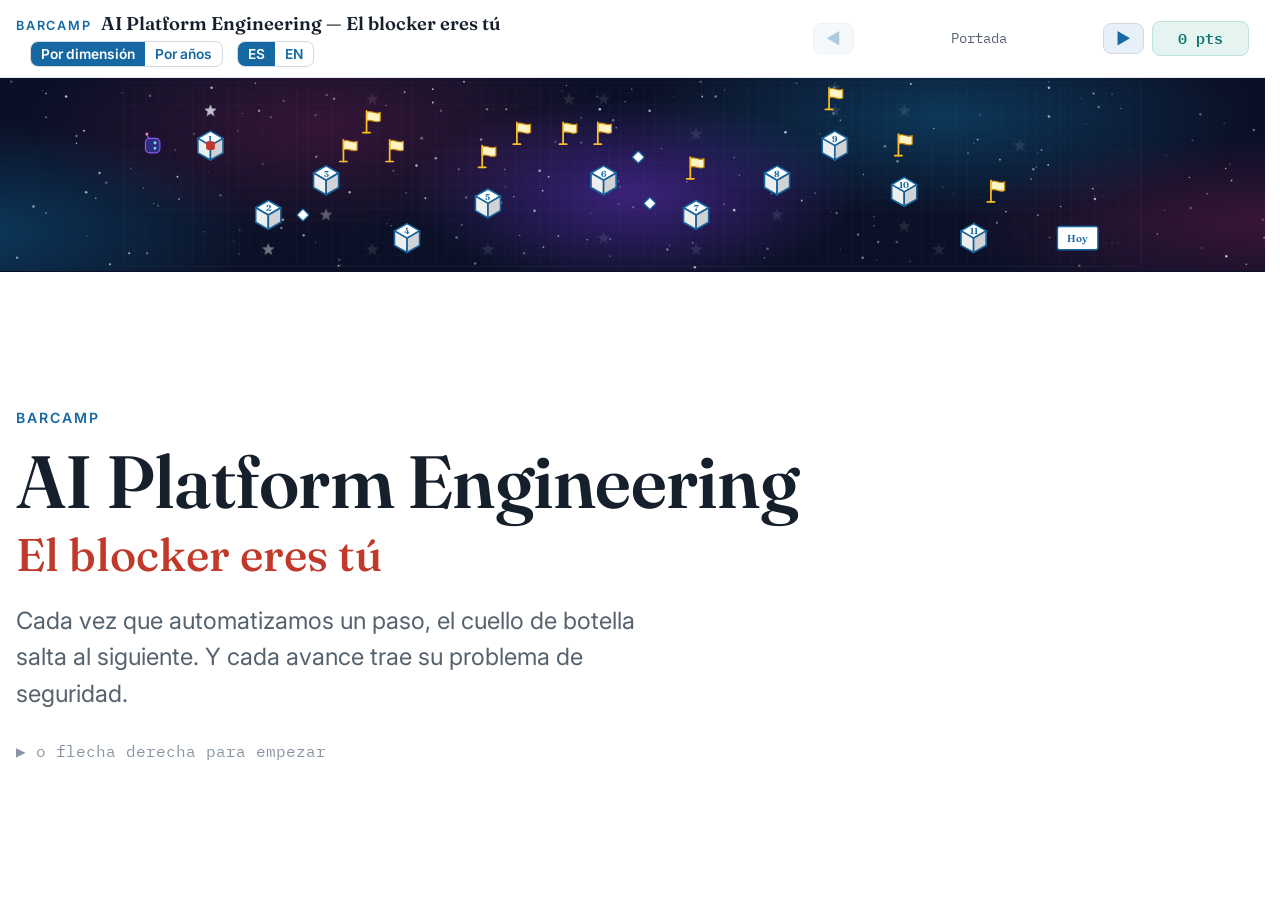
<file: index.html>
<!doctype html>
<html lang="es">
<meta charset="utf-8">
<title>AI Platform Engineering</title>
<link rel="canonical" href="por-dimension.html">
<meta http-equiv="refresh" content="0; url=por-dimension.html">
<script>location.replace("por-dimension.html" + location.search + location.hash)</script>
<p><a href="por-dimension.html">por-dimension.html</a></p>
</html>
</file>
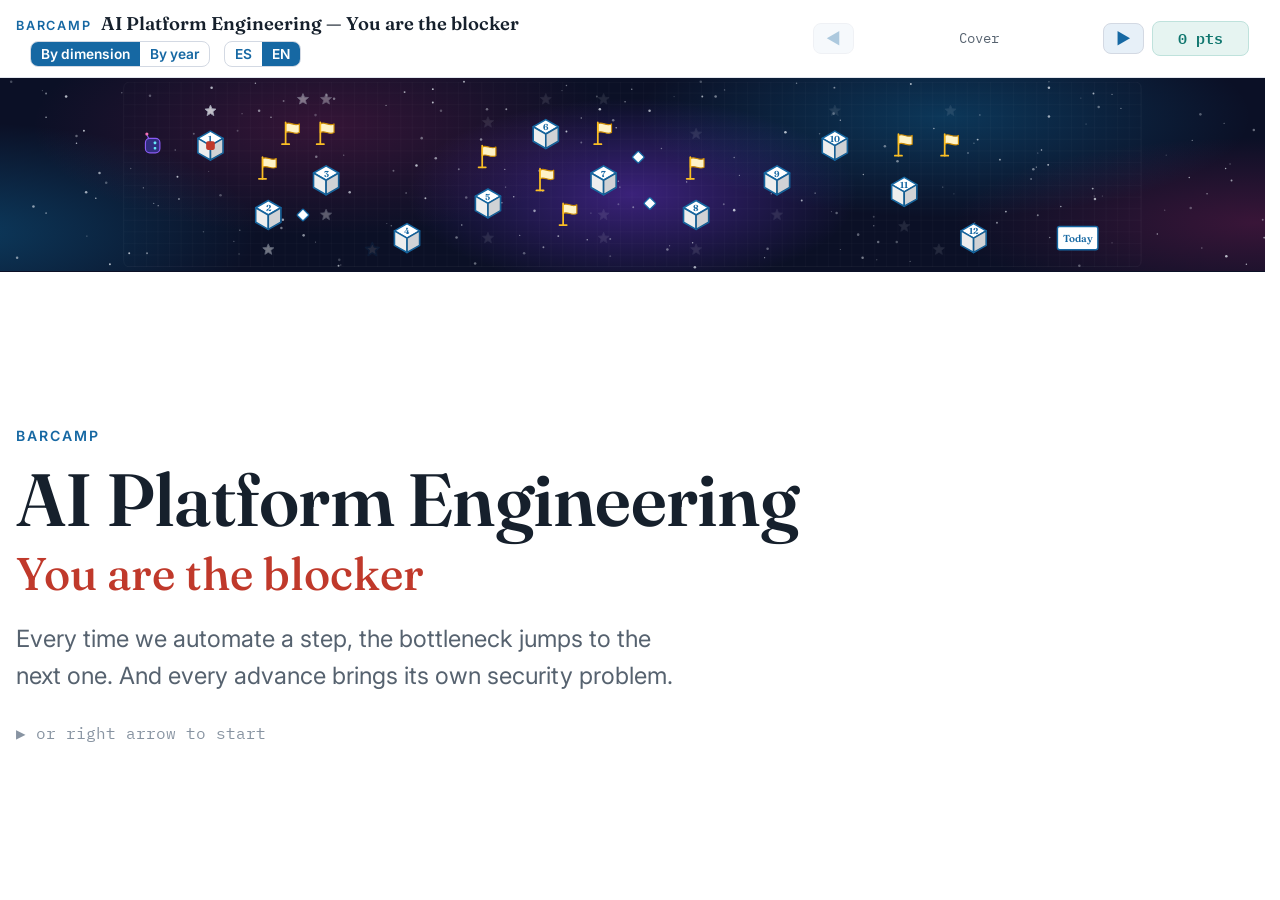
<file: en/index.html>
<!doctype html>
<html lang="en">
<meta charset="utf-8">
<title>AI Platform Engineering</title>
<link rel="canonical" href="por-dimension.html">
<meta http-equiv="refresh" content="0; url=por-dimension.html">
<script>location.replace("por-dimension.html" + location.search + location.hash)</script>
<p><a href="por-dimension.html">por-dimension.html</a></p>
</html>
</file>
